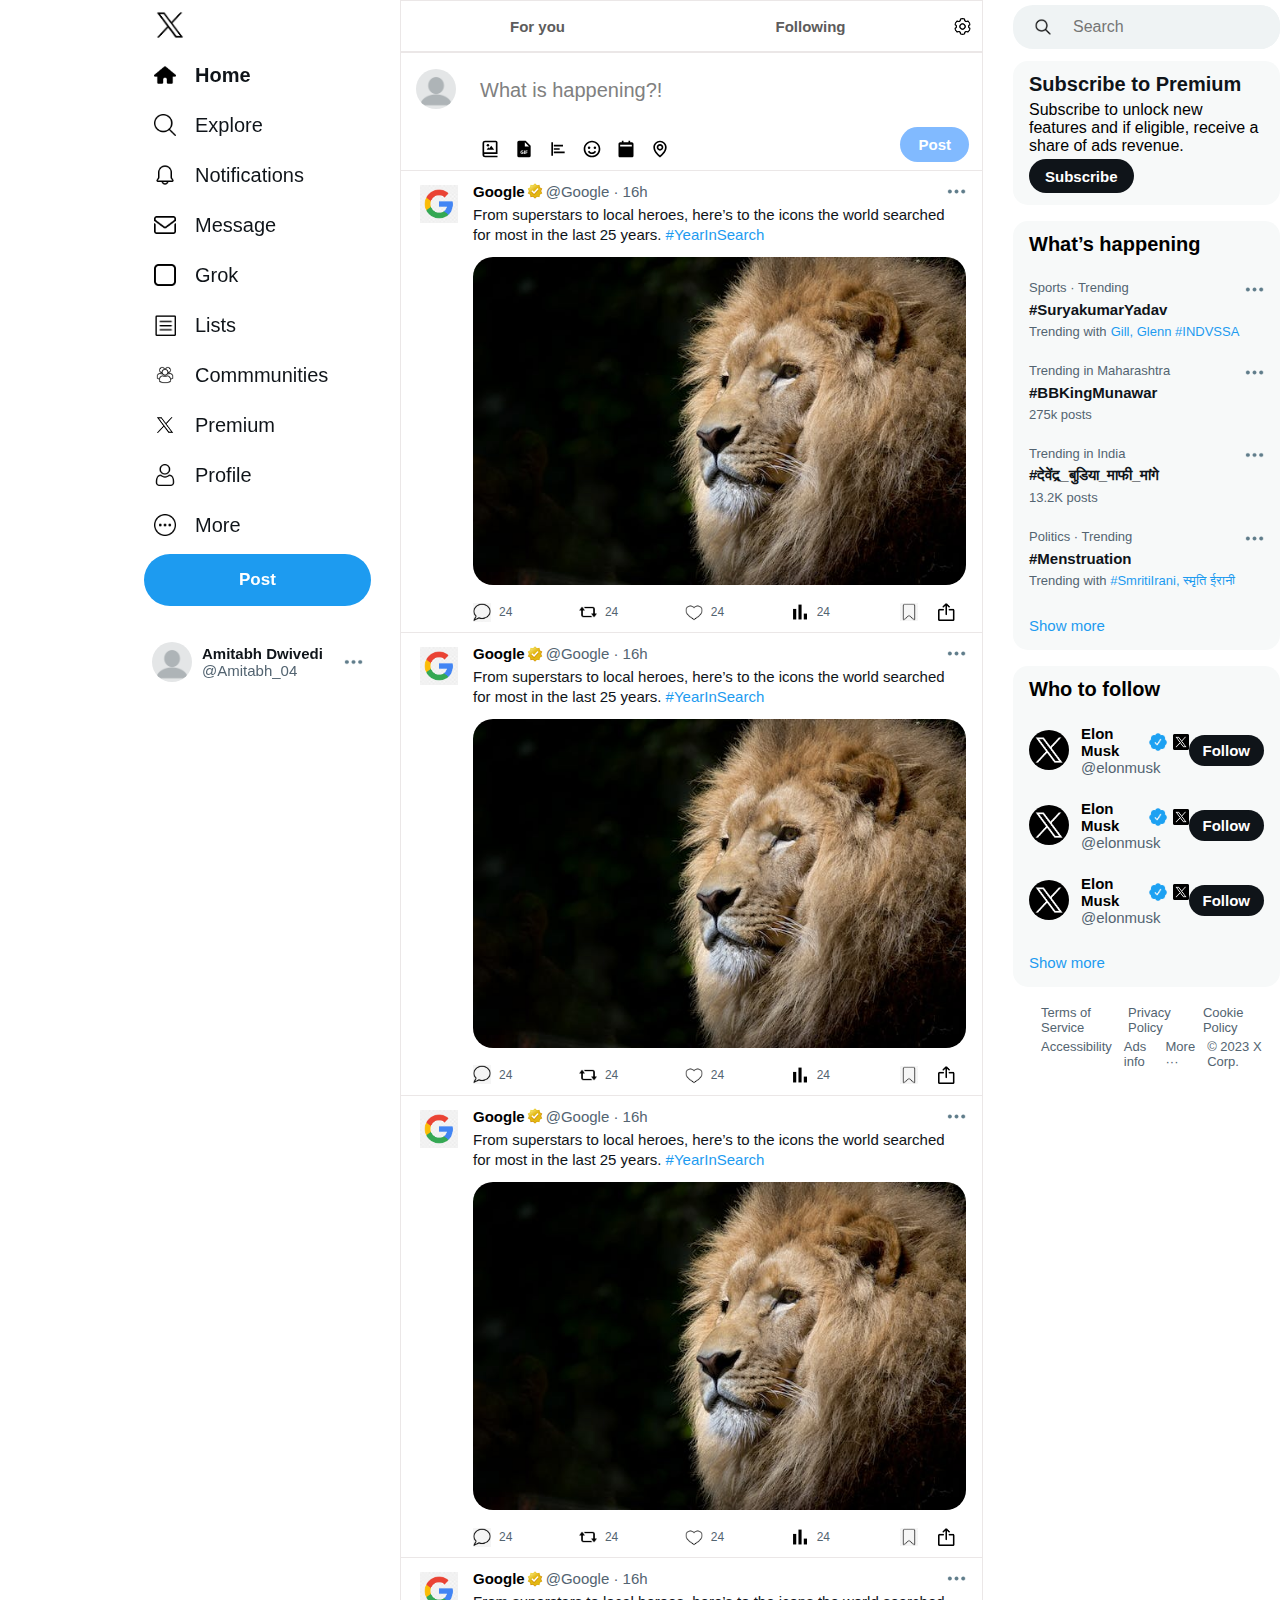
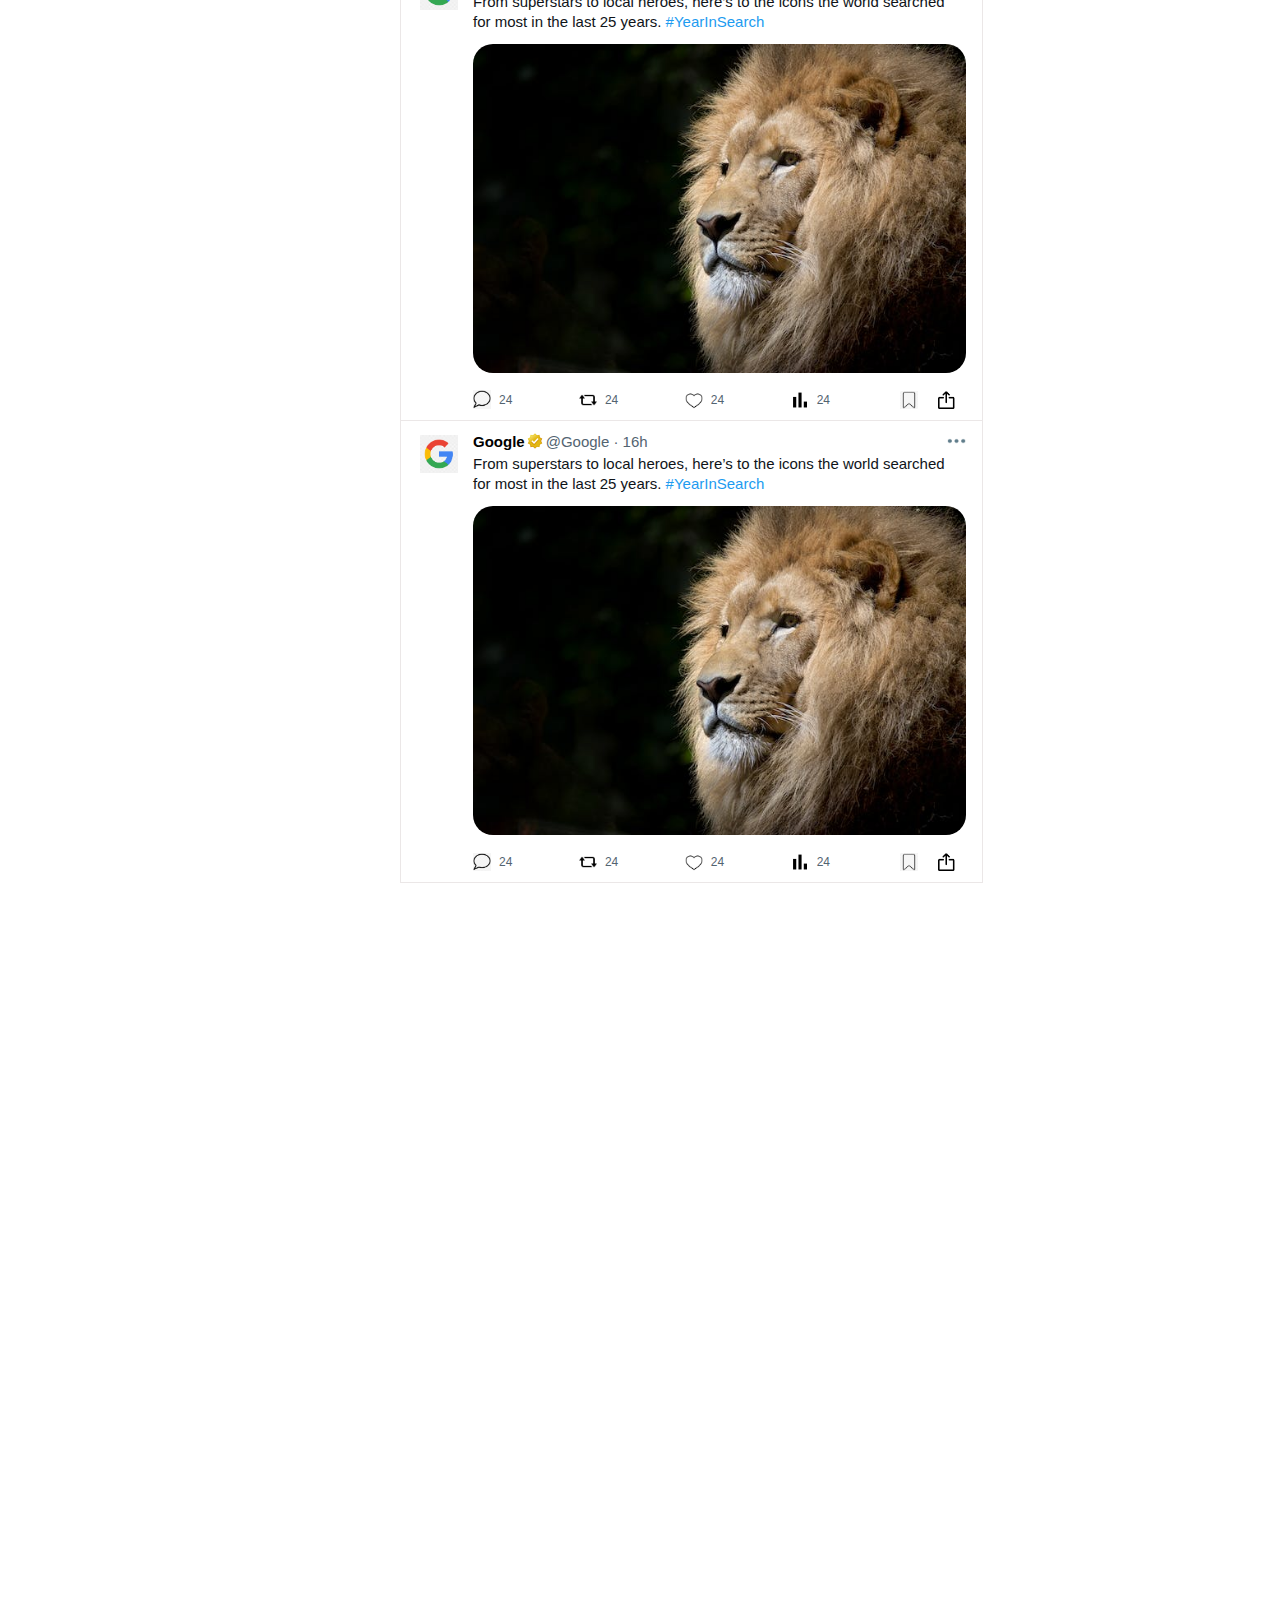
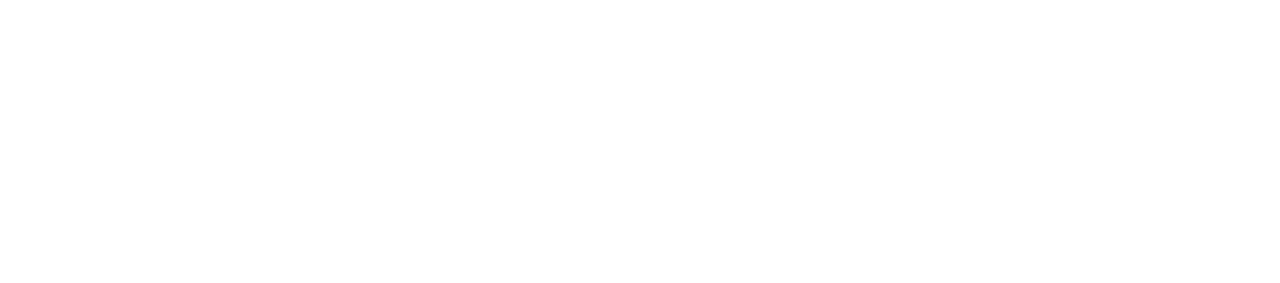
<file: index.html>
<!DOCTYPE html>
<html lang="en">

<head>
    <meta charset="UTF-8">
    <meta name="viewport" content="width=device-width, initial-scale=1.0">
    <title>Home / X</title>
    <link href='https://unpkg.com/boxicons@2.1.4/css/boxicons.min.css' rel='stylesheet'>
    <link rel="shortcut icon" href="/images/images.png" type="image/x-icon">
    <link rel="stylesheet" href="/styles/general.css">
    <link rel="stylesheet" href="/styles/sidebar-left.css">
    <link rel="stylesheet" href="/styles/sidebar-right.css">
    <link rel="stylesheet" href="/styles/header.css">
</head>

<body>
    <div class="sidebar-main">

        <div class="empty-space">
            
        </div>

        <div class="main-sidebar">
            <div class="empty-space">
    
            </div>
    
            <div class="sidebar-left">
                <div class="x-img-box">
                    <div class="img-og-box">
                        <img src="/images/x-image.avif" alt="" class="x-img">
                    </div>
                    
                </div>
    
                <div class="all-btn-box">
                    <a href="#" class="btn-link">
                        <div class="btn-box">
                            <img src="/images/side-bar-icons/home_44428.png" alt="" class="btn-img">
                            <span class="btn-name" style="font-weight: 700;">Home</span>
                        </div>
                    </a>
    
                    <a href="#" class="btn-link">
                        <div class="btn-box">
                            <img src="/images/side-bar-icons/search-interface-symbol_54481.png" alt="" class="btn-img">
                            <span class="btn-name">Explore</span>
                        </div>
                    </a>
    
                    <a href="#" class="btn-link">
                        <div class="btn-box">
                            <img src="/images/side-bar-icons/bell_2529521.png" alt="" class="btn-img">
                            <span class="btn-name">Notifications</span>
                        </div>
                    </a>
    
                    <a href="#" class="btn-link">
                        <div class="btn-box">
                            <img src="/images/side-bar-icons/mail-inbox-app.png" alt="" class="btn-img">
                            <span class="btn-name">Message</span>
                        </div>
                    </a>
    
                    <a href="#" class="btn-link">
                        <div class="btn-box">
                            <img src="/images/side-bar-icons/check-box-empty.png" alt="" class="btn-img">
                            <span class="btn-name">Grok</span>
                        </div>
                    </a>
    
                    <a href="#" class="btn-link">
                        <div class="btn-box">
                            <img src="/images/side-bar-icons/list.png" alt="" class="btn-img">
                            <span class="btn-name">Lists</span>
                        </div>
                    </a>
    
                    <a href="#" class="btn-link">
                        <div class="btn-box">
                            <img src="/images/side-bar-icons/team.png" alt="" class="btn-img">
                            <span class="btn-name">Commmunities</span>
                        </div>
                    </a>
    
                    <a href="#" class="btn-link">
                        <div class="btn-box">
                            <img src="/images/x-image.avif" alt="" class="btn-img">
                            <span class="btn-name">Premium</span>
                        </div>
                    </a>
    
                    <a href="#" class="btn-link">
                        <div class="btn-box">
                            <img src="/images/side-bar-icons/user.png" class="btn-img">
                            <span class="btn-name">Profile</span>
                        </div>
                    </a>
    
                    <a href="#" class="btn-link">
                        <div class="btn-box">
                            <img src="/images/side-bar-icons/more.png" alt="" class="btn-img">
                            <span class="btn-name">More</span>
                        </div>
                    </a>
                </div>
    
                <div class="post-btn-big-box">
                    <button class="post-btn-main">
                        Post
                    </button>
                </div>
    
                <div class="profile-main-box">
                    <img src="images/blank-profile-picture-973460_960_720.webp" alt="" class="profile-img" style="height: 40px;">
                    <div class="profile-name">
                        <p class="naming">Amitabh Dwivedi</p>
                        <span class="prf-naming"> @Amitabh_04 </span>
                    </div>
                    <div class="empty-space"> </div>
                    <img src="images/icons8-three-dots-48.png" alt="" class="three-dots-img" >
                </div>
            </div>



    </div>
   

        
    </div>
    <div class="main-flex">
        <div class="flex-1">
            <div class="header">
                <div class="for-you-btn">
                    <a href="#" class="links">
                        For you
                    </a>
                </div>

                <div class="following-btn">
                    <a href="#" class="links">
                        Following
                    </a>
                </div>

                <div class="setting-img-box">
                    <img src="/images/setting.png" alt="" class="setting-img">
                </div>
            </div>

            <div class="main-content">

                <div class="happening-box">
                    <div class="profile-pic-box">
                        <img src="/images/blank-profile-picture-973460_960_720.webp" alt="" class="profile-img">
                    </div>
                    <div class="happening-content">
                        <p class="question">What is happening?!</p>
                        <div class="small-logo-container">
                            <div class="logos">
                                <img src="/images/happening-logos/bx-photo-album.svg" alt="" class="logo-imgs">
                                <img src="/images/happening-logos/bxs-file-gif.svg" alt="" class="logo-imgs">
                                <img src="/images/happening-logos/bx-poll.svg" alt="" class="logo-imgs">
                                <img src="/images/happening-logos/bx-smile.svg" alt="" class="logo-imgs">
                                <img src="/images/happening-logos/bxs-calendar-alt.svg" alt="" class="logo-imgs">
                                <img src="/images/happening-logos/bx-map.svg" alt="" class="logo-imgs">
                            </div>

                            <div class="post-btn-container"><button class="post-btn">Post</button></div>
                        </div>
                    </div>
                </div>


                <div class="tweet">
                    <div class="tweets-big-box">
                        <div class="profile-img-2-box">
                            <a href="#" class="a-box-profile">
                                <img src="/images/transparent-google-img.png" alt="" class="profile-img-2">
                            </a>

                        </div>
                        <div class="all-about-tweets">
                            <div class="tweeter-name-box">
                                <div class="div-1">
                                    <span class="user-name">Google</span>
                                    <img src="/images/Twiiter-verified.png" alt="" class="verified-img">
                                    <span class="user-id">@Google &middot; 16h</span>
                                </div>
                                <div class="div-2">

                                </div>
                                <img src="/images/icons8-three-dots-48.png" alt="" class="three-dots-img">
                            </div>

                            <div class="tweet-written-content">
                                <span class="written-content">
                                    From superstars to local heroes, here’s to the icons the world searched for most in
                                    the last 25 years.
                                    <span class="hashtags">#YearInSearch</span>
                                </span>
                            </div>

                            <div class="tweet-img-box">
                                <img src="images/lion-wild-africa-african.jpg" alt="" class="tweet-img">
                            </div>

                            <div class="statistics-box">
                                <div class="all-logos">
                                    <div class="logo-box"><img src="images/statistics-logo/comment-img.png" alt=""
                                            class="statistics-img"><span class="statistics-numbers">24</span></div>
                                    <div class="logo-box"><img src="images/statistics-logo/icons8-retweet-24.png" alt=""
                                            class="statistics-img"><span class="statistics-numbers">24</span></div>
                                    <div class="logo-box"><img src="images/statistics-logo/icons8-heart-50.png" alt=""
                                            class="statistics-img"><span class="statistics-numbers">24</span></div>
                                    <div class="logo-box"><img src="images/statistics-logo/poll-1.png" alt=""
                                            class="statistics-img"><span class="statistics-numbers">24</span></div>
                                </div>
                                <img src="images/statistics-logo/bookmark-logo.png" alt="" class="end-images-1">
                                <img src="images/statistics-logo/share_icon_143700.png" alt="" class="end-images-2">

                            </div>
                        </div>

                    </div>
                </div>

                <div class="tweet">
                    <div class="tweets-big-box">
                        <div class="profile-img-2-box">
                            <a href="#" class="a-box-profile">
                                <img src="/images/transparent-google-img.png" alt="" class="profile-img-2">
                            </a>

                        </div>
                        <div class="all-about-tweets">
                            <div class="tweeter-name-box">
                                <div class="div-1">
                                    <span class="user-name">Google</span>
                                    <img src="/images/Twiiter-verified.png" alt="" class="verified-img">
                                    <span class="user-id">@Google &middot; 16h</span>
                                </div>
                                <div class="div-2">

                                </div>
                                <img src="/images/icons8-three-dots-48.png" alt="" class="three-dots-img">
                            </div>

                            <div class="tweet-written-content">
                                <span class="written-content">
                                    From superstars to local heroes, here’s to the icons the world searched for most in
                                    the last 25 years.
                                    <span class="hashtags">#YearInSearch</span>
                                </span>
                            </div>

                            <div class="tweet-img-box">
                                <img src="images/lion-wild-africa-african.jpg" alt="" class="tweet-img">
                            </div>

                            <div class="statistics-box">
                                <div class="all-logos">
                                    <div class="logo-box"><img src="images/statistics-logo/comment-img.png" alt=""
                                            class="statistics-img"><span class="statistics-numbers">24</span></div>
                                    <div class="logo-box"><img src="images/statistics-logo/icons8-retweet-24.png" alt=""
                                            class="statistics-img"><span class="statistics-numbers">24</span></div>
                                    <div class="logo-box"><img src="images/statistics-logo/icons8-heart-50.png" alt=""
                                            class="statistics-img"><span class="statistics-numbers">24</span></div>
                                    <div class="logo-box"><img src="images/statistics-logo/poll-1.png" alt=""
                                            class="statistics-img"><span class="statistics-numbers">24</span></div>
                                </div>
                                <img src="images/statistics-logo/bookmark-logo.png" alt="" class="end-images-1">
                                <img src="images/statistics-logo/share_icon_143700.png" alt="" class="end-images-2">

                            </div>
                        </div>

                    </div>
                </div>

                <div class="tweet">
                    <div class="tweets-big-box">
                        <div class="profile-img-2-box">
                            <a href="#" class="a-box-profile">
                                <img src="/images/transparent-google-img.png" alt="" class="profile-img-2">
                            </a>

                        </div>
                        <div class="all-about-tweets">
                            <div class="tweeter-name-box">
                                <div class="div-1">
                                    <span class="user-name">Google</span>
                                    <img src="/images/Twiiter-verified.png" alt="" class="verified-img">
                                    <span class="user-id">@Google &middot; 16h</span>
                                </div>
                                <div class="div-2">

                                </div>
                                <img src="/images/icons8-three-dots-48.png" alt="" class="three-dots-img">
                            </div>

                            <div class="tweet-written-content">
                                <span class="written-content">
                                    From superstars to local heroes, here’s to the icons the world searched for most in
                                    the last 25 years.
                                    <span class="hashtags">#YearInSearch</span>
                                </span>
                            </div>

                            <div class="tweet-img-box">
                                <img src="images/lion-wild-africa-african.jpg" alt="" class="tweet-img">
                            </div>

                            <div class="statistics-box">
                                <div class="all-logos">
                                    <div class="logo-box"><img src="images/statistics-logo/comment-img.png" alt=""
                                            class="statistics-img"><span class="statistics-numbers">24</span></div>
                                    <div class="logo-box"><img src="images/statistics-logo/icons8-retweet-24.png" alt=""
                                            class="statistics-img"><span class="statistics-numbers">24</span></div>
                                    <div class="logo-box"><img src="images/statistics-logo/icons8-heart-50.png" alt=""
                                            class="statistics-img"><span class="statistics-numbers">24</span></div>
                                    <div class="logo-box"><img src="images/statistics-logo/poll-1.png" alt=""
                                            class="statistics-img"><span class="statistics-numbers">24</span></div>
                                </div>
                                <img src="images/statistics-logo/bookmark-logo.png" alt="" class="end-images-1">
                                <img src="images/statistics-logo/share_icon_143700.png" alt="" class="end-images-2">

                            </div>
                        </div>

                    </div>
                </div>

                <div class="tweet">
                    <div class="tweets-big-box">
                        <div class="profile-img-2-box">
                            <a href="#" class="a-box-profile">
                                <img src="/images/transparent-google-img.png" alt="" class="profile-img-2">
                            </a>

                        </div>
                        <div class="all-about-tweets">
                            <div class="tweeter-name-box">
                                <div class="div-1">
                                    <span class="user-name">Google</span>
                                    <img src="/images/Twiiter-verified.png" alt="" class="verified-img">
                                    <span class="user-id">@Google &middot; 16h</span>
                                </div>
                                <div class="div-2">

                                </div>
                                <img src="/images/icons8-three-dots-48.png" alt="" class="three-dots-img">
                            </div>

                            <div class="tweet-written-content">
                                <span class="written-content">
                                    From superstars to local heroes, here’s to the icons the world searched for most in
                                    the last 25 years.
                                    <span class="hashtags">#YearInSearch</span>
                                </span>
                            </div>

                            <div class="tweet-img-box">
                                <img src="images/lion-wild-africa-african.jpg" alt="" class="tweet-img">
                            </div>

                            <div class="statistics-box">
                                <div class="all-logos">
                                    <div class="logo-box"><img src="images/statistics-logo/comment-img.png" alt=""
                                            class="statistics-img"><span class="statistics-numbers">24</span></div>
                                    <div class="logo-box"><img src="images/statistics-logo/icons8-retweet-24.png" alt=""
                                            class="statistics-img"><span class="statistics-numbers">24</span></div>
                                    <div class="logo-box"><img src="images/statistics-logo/icons8-heart-50.png" alt=""
                                            class="statistics-img"><span class="statistics-numbers">24</span></div>
                                    <div class="logo-box"><img src="images/statistics-logo/poll-1.png" alt=""
                                            class="statistics-img"><span class="statistics-numbers">24</span></div>
                                </div>
                                <img src="images/statistics-logo/bookmark-logo.png" alt="" class="end-images-1">
                                <img src="images/statistics-logo/share_icon_143700.png" alt="" class="end-images-2">

                            </div>
                        </div>

                    </div>
                </div>

                <div class="tweet">
                    <div class="tweets-big-box">
                        <div class="profile-img-2-box">
                            <a href="#" class="a-box-profile">
                                <img src="/images/transparent-google-img.png" alt="" class="profile-img-2">
                            </a>

                        </div>
                        <div class="all-about-tweets">
                            <div class="tweeter-name-box">
                                <div class="div-1">
                                    <span class="user-name">Google</span>
                                    <img src="/images/Twiiter-verified.png" alt="" class="verified-img">
                                    <span class="user-id">@Google &middot; 16h</span>
                                </div>
                                <div class="div-2">

                                </div>
                                <img src="/images/icons8-three-dots-48.png" alt="" class="three-dots-img">
                            </div>

                            <div class="tweet-written-content">
                                <span class="written-content">
                                    From superstars to local heroes, here’s to the icons the world searched for most in
                                    the last 25 years.
                                    <span class="hashtags">#YearInSearch</span>
                                </span>
                            </div>

                            <div class="tweet-img-box">
                                <img src="images/lion-wild-africa-african.jpg" alt="" class="tweet-img">
                            </div>

                            <div class="statistics-box">
                                <div class="all-logos">
                                    <div class="logo-box"><img src="images/statistics-logo/comment-img.png" alt=""
                                            class="statistics-img"><span class="statistics-numbers">24</span></div>
                                    <div class="logo-box"><img src="images/statistics-logo/icons8-retweet-24.png" alt=""
                                            class="statistics-img"><span class="statistics-numbers">24</span></div>
                                    <div class="logo-box"><img src="images/statistics-logo/icons8-heart-50.png" alt=""
                                            class="statistics-img"><span class="statistics-numbers">24</span></div>
                                    <div class="logo-box"><img src="images/statistics-logo/poll-1.png" alt=""
                                            class="statistics-img"><span class="statistics-numbers">24</span></div>
                                </div>
                                <img src="images/statistics-logo/bookmark-logo.png" alt="" class="end-images-1">
                                <img src="images/statistics-logo/share_icon_143700.png" alt="" class="end-images-2">

                            </div>
                        </div>

                    </div>
                </div>


            </div>


        </div>
        <div class="flex-2">

            <div class="flex-2-1">
                <div class="search-bar-ultra-box">
                    <div class="search-bar-box">
                        <div class="search-icon-box">
                            <img src="/images/icons8-search-48.png" alt="" class="search-icon-img">
                        </div>

                        <input type="text" placeholder="Search" class="search-bar">
                    </div>
                </div>

                <div class="premium-box-full">
                    <div class="subscribe-premium-box">
                        <span class="subscribe-premium-content">Subscribe to Premium</span>
                    </div>
                    <div class="some-content-box">
                        <span class="some-content">Subscribe to unlock new features and if eligible, receive a share of
                            ads revenue.</span>
                    </div>
                    <div class="subscribe-btn-box">
                        <button class="subscribe-btn">
                            Subscribe
                        </button>
                    </div>

                </div>

                <div class="whats-happening-full-box">
                    <div class="whats-box">
                        <span class="whats-txt">
                            What’s happening</span>
                    </div>

                    <div class="trending-box">
                        <div class="where-trending-box">
                            <span class="topic">Sports · Trending</span>
                            <div class="empty-space"> </div>
                            <img src="images/icons8-three-dots-48.png" alt="" class="three-dots">
                        </div>
                        <div class="hashtag-box"><span class="hashtag-trending ">#SuryakumarYadav</span></div>

                        <div class="trending-with-box"><span class=" gray-color-txt">Trending with</span> <span
                                class="blue-colored-txt">Gill, Glenn #INDVSSA</span></div>


                    </div>

                    <div class="trending-box">
                        <div class="where-trending-box">
                            <span class="topic">Trending in Maharashtra</span>
                            <div class="empty-space"> </div>
                            <img src="images/icons8-three-dots-48.png" alt="" class="three-dots">
                        </div>
                        <div class="hashtag-box"><span class="hashtag-trending ">#BBKingMunawar</span></div>

                        <div class="trending-with-box"><span class=" gray-color-txt">275k posts</span> <span
                                class="blue-colored-txt"></span></div>


                    </div>

                    <div class="trending-box">
                        <div class="where-trending-box">
                            <span class="topic">Trending in India</span>
                            <div class="empty-space"> </div>
                            <img src="images/icons8-three-dots-48.png" alt="" class="three-dots">
                        </div>
                        <div class="hashtag-box"><span class="hashtag-trending ">#देवेंद्र_बुडिया_माफी_मांगे</span>
                        </div>

                        <div class="trending-with-box"><span class=" gray-color-txt">13.2K posts</span> <span
                                class="blue-colored-txt"></span></div>


                    </div>

                    <div class="trending-box">
                        <div class="where-trending-box">
                            <span class="topic">Politics · Trending</span>
                            <div class="empty-space"> </div>
                            <img src="images/icons8-three-dots-48.png" alt="" class="three-dots">
                        </div>
                        <div class="hashtag-box"><span class="hashtag-trending ">#Menstruation</span></div>

                        <div class="trending-with-box"><span class=" gray-color-txt">Trending with </span> <span
                                class="blue-colored-txt">#SmritiIrani, स्मृति ईरानी</span></div>


                    </div>

                    <div class="show-more-box"><span class="show-more-txt">Show more</span></div>



                </div>

                <div class="who-to-follow-fullbox">
                    <div class="who-to-follow-smallbox"><span class="who-to-follow-txt">Who to follow</span></div>
                    <div class="list-main-box">
                        <div class="round-img-box">
                            <img src="images/x-logo.webp" alt="" class="round-img">
                        </div>

                        <div class="name-big-box">
                            <div class="name-box">
                                <div class="name-container">
                                    <span class="names">Elon Musk</span>
                                    <img src="/images/Twitter-Verified.png" alt="" class="verified-blue-img">
                                    <img src="/images/x-logo.webp" alt="" class="twitter-img">
                                </div>
                                <div class="twitter-name-box"><span class="twitter-name">@elonmusk</span></div>
                            </div>

                        </div>

                        <div class="empty-space"></div>
                        <div class="follow-btn-box">
                            <button class="follow-btn">Follow</button>
                        </div>
                    </div>

                    <div class="list-main-box">
                        <div class="round-img-box">
                            <img src="images/x-logo.webp" alt="" class="round-img">
                        </div>

                        <div class="name-big-box">
                            <div class="name-box">
                                <div class="name-container">
                                    <span class="names">Elon Musk</span>
                                    <img src="/images/Twitter-Verified.png" alt="" class="verified-blue-img">
                                    <img src="/images/x-logo.webp" alt="" class="twitter-img">
                                </div>
                                <div class="twitter-name-box"><span class="twitter-name">@elonmusk</span></div>
                            </div>

                        </div>

                        <div class="empty-space"></div>
                        <div class="follow-btn-box">
                            <button class="follow-btn">Follow</button>
                        </div>
                    </div>

                    <div class="list-main-box">
                        <div class="round-img-box">
                            <img src="images/x-logo.webp" alt="" class="round-img">
                        </div>

                        <div class="name-big-box">
                            <div class="name-box">
                                <div class="name-container">
                                    <span class="names">Elon Musk</span>
                                    <img src="/images/Twitter-Verified.png" alt="" class="verified-blue-img">
                                    <img src="/images/x-logo.webp" alt="" class="twitter-img">
                                </div>
                                <div class="twitter-name-box"><span class="twitter-name">@elonmusk</span></div>
                            </div>

                        </div>

                        <div class="empty-space"></div>
                        <div class="follow-btn-box">
                            <button class="follow-btn">Follow</button>
                        </div>
                    </div>

                    <div class="show-more-box"><span class="show-more-txt">Show more</span></div>
                </div>

                <div class="side-bar-right-end-box">
                    <div class="div-1-1">
                        <span class="footers">Terms of Service</span>
                        <span class="footers">Privacy Policy</span>
                        <span class="footers">Cookie Policy</span>
                        <div class="empty-space"> </div>
                    </div>
                    <div class="div-1-2">
                        <span class="footers">Accessibility</span>
                        <span class="footers"> Ads info</span>
                        <span class="footers">More &middot;&middot;&middot;</span>
                        <span class="footers">© 2023 X Corp.</span>

                    </div>
                </div>

            </div>
            <div class="flex-2-2">

            </div>





        </div>
    </div>









</body>

</html>
</file>
<file: styles/general.css>
*{
    margin:0px;
    padding:0px;
    font-family:sans-serif;
    font-size: 15px;
}
body{
    padding-bottom: 1000px;
    padding-left:400px;
}
.main-flex{
    display: flex;
    flex-direction: row;
    max-width: 1050px;
}
.flex-1{
    display: flex;
    flex-direction: column;
    max-width: 600px;
    
}
.flex-2{
    display: flex;
    flex-direction: column;
    max-width: 350px;
    flex:1;
    margin-left: 30px;
    
}
.flex-2-1{
    display: flex;
    flex-direction: column;
}
.flex-2-2{
    display: flex;
    flex:1;
}
.search-bar-box{
    display: flex;
    flex:1;
    align-items: center;
    background-color: #eff3f4;
    border-radius: 20px;
}
.search-bar-ultra-box{
    display: flex;
    justify-content: center;
    height: 53px;
    flex:1;
    margin-bottom: 12px;
    padding-top: 5px;
}
.search-icon-box{
    display: flex;
    justify-content: center;
    align-items: center;
    
    
}
.search-icon-img{
   height:20px;
   margin-left: 20px;
   margin-right: 20px;
}
.search-bar{
    display: flex;
    flex:1;
    background-color: #eff3f4;
    font-size: 16px;
    justify-content: center;
    height: 44px;
    border: none;
    border-radius: 20px;
}
.premium-box-full{
    display: flex;
    flex-direction: column;
    justify-content: space-between;
    height: 120px;
    padding: 12px 16px;
    background-color: #f7f9f9;
    border-radius: 15px;
    margin-bottom: 16px;
}
.subscribe-premium-content{
    font-size: 20px;
    color:#0f1419;
    font-weight: 700;
}
.some-content{
    font-size: 16px;
    font-weight: 300;
}
.subscribe-btn{
    background-color: #0f1419;
    color:white;
    font-weight: 700;
    padding: 9px 16px 8px 16px;
    border: none;
    border-radius:20px;
    transition: all 0.15s;
    cursor:pointer;

}
.subscribe-btn:hover{
    opacity: 0.9;
}
.whats-happening-full-box{
    display: flex;
    flex-direction: column;
    background-color: #f7f9f9;
    border-radius: 15px;
    margin-bottom: 16px;

}
.whats-box{
    display: flex;
    justify-content: start;
    padding: 12px 16px;
}
.whats-txt{
    font-size: 20px;
    font-weight: 700;

}
.trending-box{
    display:flex;
    flex-direction: column;
    padding: 12px 16px;
    cursor: pointer;
    transition: all 0.15s;

}
.trending-box:hover{
    background-color: rgb(238, 235, 235);
}
.where-trending-box{
    display: flex;
    flex-direction: row;
}
.empty-space{
    flex:1;
}
.hashtag-box{
    margin-top: 2px;
}
.gray-color-txt{
    color:#536471;
    font-size: 13px;
}
.blue-colored-txt{
    color:#1d9bf0;
    font-size: 13px;
    transition: all 0.15s;
    cursor: pointer;
}
.blue-colored-txt:hover{
    text-decoration: underline;
}
.hashtag-trending{
    color:#0f1419;
    font-weight: 700;
}
.topic{
    font-size: 13px;
    color:#536471;
}
.three-dots{
    width:18.75px;
}
.trending-with-box{
    margin-top:4px;
}
.show-more-txt{
    color:#1D9BF0;

}
.show-more-box{
    padding: 16px;
    cursor: pointer;
    transition: all 0.15s;
    border-bottom-left-radius: 20px;
    border-bottom-right-radius: 20px;
}
.show-more-box:hover{
    background-color: rgb(238, 235, 235);
}
.who-to-follow-fullbox{
    display: flex;
    flex-direction: column;
    background-color: #f7f9f9;
    border-radius: 15px;
    margin-bottom: 16px;

}
.who-to-follow-smallbox{
    display: flex;
    padding: 12px 16px;
}
.who-to-follow-txt{
    font-size: 20px;
    font-weight: 700;
}
.list-main-box{
    display: flex;
    flex-direction: row;
    padding: 12px 16px;
    cursor: pointer;
    transition: all 0.15s;

}
.list-main-box:hover{
    background-color: rgb(238, 235, 235);
}
.round-img-box{
    padding-right: 12px;
    padding-top: 5px;
}
.round-img{
    width:40px;
    border-radius: 50%;
    cursor:pointer;
    transition: all 0.15s;
}
.round-img:hover{
    opacity:0.8;
}
.name-big-box{
    display: flex;
    flex-direction: row;
    cursor: pointer;
    

}

.name-box{
    display:flex;
    flex-direction: column;
}
.follow-btn-box{
    display:flex;
    justify-content: center;
    align-items: center;
}
.follow-btn{
    color:white;
    font-weight: 700;
    background-color: #0f1419;
    border: none;
    padding:7px 14px;
    border-radius: 20px;
    cursor:pointer;
    transition: all 0.15s;
}
.follow-btn:hover{
    opacity: 0.9;
}
.name-container{
    display:flex;
    flex-direction: row;
    justify-content: center;
    align-items:center;

}
.names{
    font-weight: 700;
    cursor:pointer;
    transition: all 0.15s;
}
.names:hover{
    text-decoration: underline;
}
.twitter-img{
    height: 16px;
}
.verified-blue-img{
    width:30px;
}
.twitter-name-box{
    display:flex;

}
.twitter-name{
    color: #536471;
}
.side-bar-right-end-box{
    display: flex;
    flex-direction: column;
    padding: 0px 16px;

}
.div-1-1{
    display: flex;
    flex-direction: row;
}
.div-1-2{
    display: flex;
    flex-direction: row;
    justify-content: space-between;
}
.footers{
    display: flex;
    flex-direction: row;
    padding-left: 12px;
    margin:2px 0px;
    font-size: 13px;
    color:#536471;
    cursor: pointer;
    transition: all 0.15s;
}
.footers:hover{
    text-decoration: underline;
}
.main-content{
    display:flex;
    flex-direction: column;

}
.happening-box{
    display: flex;
    flex-direction: row;
    border: 1px solid rgb(235, 231, 231);
}
.profile-pic-box{
    width:64px;
    padding-top:16px;
    padding-left: 15px;
}
.profile-img{
    width:40px;
    border-radius: 50%;
}
.happening-content{
    flex:1;

}
.question{
    font-size: 20px;
    color:gray;
    margin-top:26px;
}
.small-logo-container{
    display:flex;
    flex-direction: row;
    justify-content: end;
    margin-top: 25px;
}
.post-btn{
    background-color: rgb(129, 186, 255);
    padding:9px 18px 9px 18px;
    border-radius: 20px;
    border:none;
    font-weight: 700;
    color:white;
    margin: 0px 13px 8px 0px;
}
.logos{
    display: flex;
    flex:1;
    align-items: center;
    justify-content:start;

}

.logo-imgs{
    height: 20px;
    margin-right: 14px;
}
.tweet{
    padding:11px 16px 1px 16px;
    border-bottom: 1px solid rgb(235, 231, 231);
    border-left: 1px solid rgb(235, 231, 231);
    border-right: 1px solid rgb(235, 231, 231);
}
.tweets-big-box{
    display: flex;
    flex-direction: row;
}
.profile-img-2-box{
    display: flex;
    flex-direction: column;
    margin-right: 12px;
    background-color: white;
}
.profile-img-2{
    width: 38px;
}
.all-about-tweets{
    display: flex;
    flex:1;
    flex-direction: column;
    
}
.a-box-profile{
    display: flex;
    justify-content: center;
    align-items: center;
    width:44px;
    height: 44px;
    background-color: white;
}
.tweeter-name-box{
    display: flex;
    flex-direction: row;
    align-items: center;
}
.div-1{
    display:flex;
    align-items: center;
}
.verified-img{
    width:16px;
    margin-left:2px;
}
.user-name{
    color:black;
    font-weight: 700;
    cursor: pointer;
}
.user-name:hover{
    text-decoration: underline;
}
.user-id{
    margin-left:3px;
    color:#536471;
}
.div-2{
    flex:1;
}
.three-dots-img{
    height: 18.75px;
    
}
.tweet-written-content{
    display: flex;
    padding-top: 4px;
}
.written-content{
    color:#0f1419;
    text-align: inherit;
    line-height: 20px;
}
.hashtags{
    color:#1D9BF0
}
.tweet-img-box{
    display: flex;
    justify-content: center;
    padding-top: 12px;
}
.tweet-img{
    width:100%;
    height:100%;
    border-radius:20px;
}
.statistics-box{
    display:flex;
    flex-direction: row;
    margin-top: 8px;

}
.all-logos{
    display: flex;
    flex-direction: row;
    flex:1;
    justify-content: space-between;
    align-items: center;
}
.logo-box{
    display: flex;
    justify-content: center;
    align-items: center;
}
.end-images-1{
    height:18px;
    padding: 10px;
    margin-left: 60px;
}
.end-images-2{
    height:18px;
    padding: 10px;
}
.statistics-img{
    width:18px;
    padding-right: 8px;
}
.statistics-numbers{
    font-size: 12px;
   
    color: #536471;
}
</file>
<file: styles/sidebar-left.css>
.sidebar-main{
    display: flex;
    flex-direction: row;
    position: fixed;
    top:0px;
    bottom:0px;
    left:140px;
    justify-content:end;
}
.main-sidebar{
    display: flex;
    flex-direction: row;
}
.x-img-box{
    display: flex;
    justify-content: start;
    align-items: center;
    padding-left:5px;
}
.x-img{
    width:36px;
    padding: 7px;
    cursor: pointer;
    border-radius: 50%;
    transition: all 0.15s;
}
.x-img:hover{
    background-color:  rgb(238, 235, 235);
}
.img-og-box{
    display:flex;
    justify-content: center;
    align-items: center;
   
    
   
}
.all-btn-box{
    display: flex;
    flex-direction: column;

}
.btn-box{
    display:flex;
    flex-direction: row;
    justify-content: center;
    align-items: center;
    padding: 12px;
    border-radius: 30px;
    cursor: pointer;
    transition: all 0.15s;

}
.btn-link:hover .btn-box:hover{
    background-color: rgb(238, 235, 235);
}
.btn-link{
    display: flex;
    justify-content: start;
    align-items: center;
    text-decoration: none;
    
}
.btn-name{
    font-size: 20px;
    font-weight: 500;
    text-decoration:none;
    color:#0f1419;
    padding: 0px 17px;
}
.btn-img{
    width:22px;
    padding:2px;
}
.post-btn-big-box{
    display: flex;
    flex-direction: row;
    align-items: center;
}
.post-btn-main{
    background-color: #1D9BF0;
    color:white;
    font-weight: 700;
    border:none;
    padding: 16px 95px;
    font-size: 17px;
    border-radius: 50px;
    margin:4px;
    cursor:pointer;
    transition: all 0.15s;
}

.post-btn-main:hover{
    background-color: #0e89e0;
}
.profile-main-box{
    display: flex;
    flex-direction: row;
    justify-content: center;
    align-items: center;
    padding: 12px;
    margin-top: 20px;
    transition: all 0.15s;
    cursor: pointer;
    border-radius: 40px;

}
.profile-main-box:hover{
    background-color: rgb(238, 235, 235);
}
.profile-name{
    display: flex;
    flex-direction: column;
    padding-left: 10px;
}
.naming{
    font-weight: 700;
    color:#0f1419;
}
.prf-naming{
    color:#536471;
}
</file>
<file: styles/sidebar-right.css>
.sidebar-right{
    position: fixed;
    top:0px;
    right:100px;
    bottom:0px;
    width:420px;
    border: 1px solid black;
    background-color: pink;
    
}
</file>
<file: styles/header.css>
.header{
    display: flex;
    flex-direction: row;
    border: 1px solid rgb(235, 231, 231);
    height: 50px;
    align-items: center;
    background-color: white;

}
.header-left{
    display: flex;
    flex-direction: row;
    justify-content: space-between;
}
.setting-img-box{
    display: flex;
    width:30px;
    justify-content: center;
    align-items: center;
    margin-right: 5px;
}
.setting-img{
    height: 17px;
    cursor: pointer;
    
    padding: 6px;
    border-radius: 50%;
    transition: all 0.15s;
}
.setting-img:hover{
    background-color:  rgb(238, 235, 235);
}

.for-you-btn{
    display: flex;
    justify-content: center;
    align-items: center;
    flex: 1;
    height: 100%;
    cursor: pointer;
    transition: all 0.15s;
}
.following-btn{
    display: flex;
    justify-content: center;
    align-items: center;
    flex: 1;
    height: 100%;
    cursor: pointer;
    transition: all 0.15s;
}
.following-btn:hover{
    background-color: rgb(238, 235, 235); 
}
.for-you-btn:hover{
    background-color: rgb(238, 235, 235);
}
.links{
    text-decoration: none;
    color: rgb(93, 92, 92);
    font-weight:700;
}
</file>
